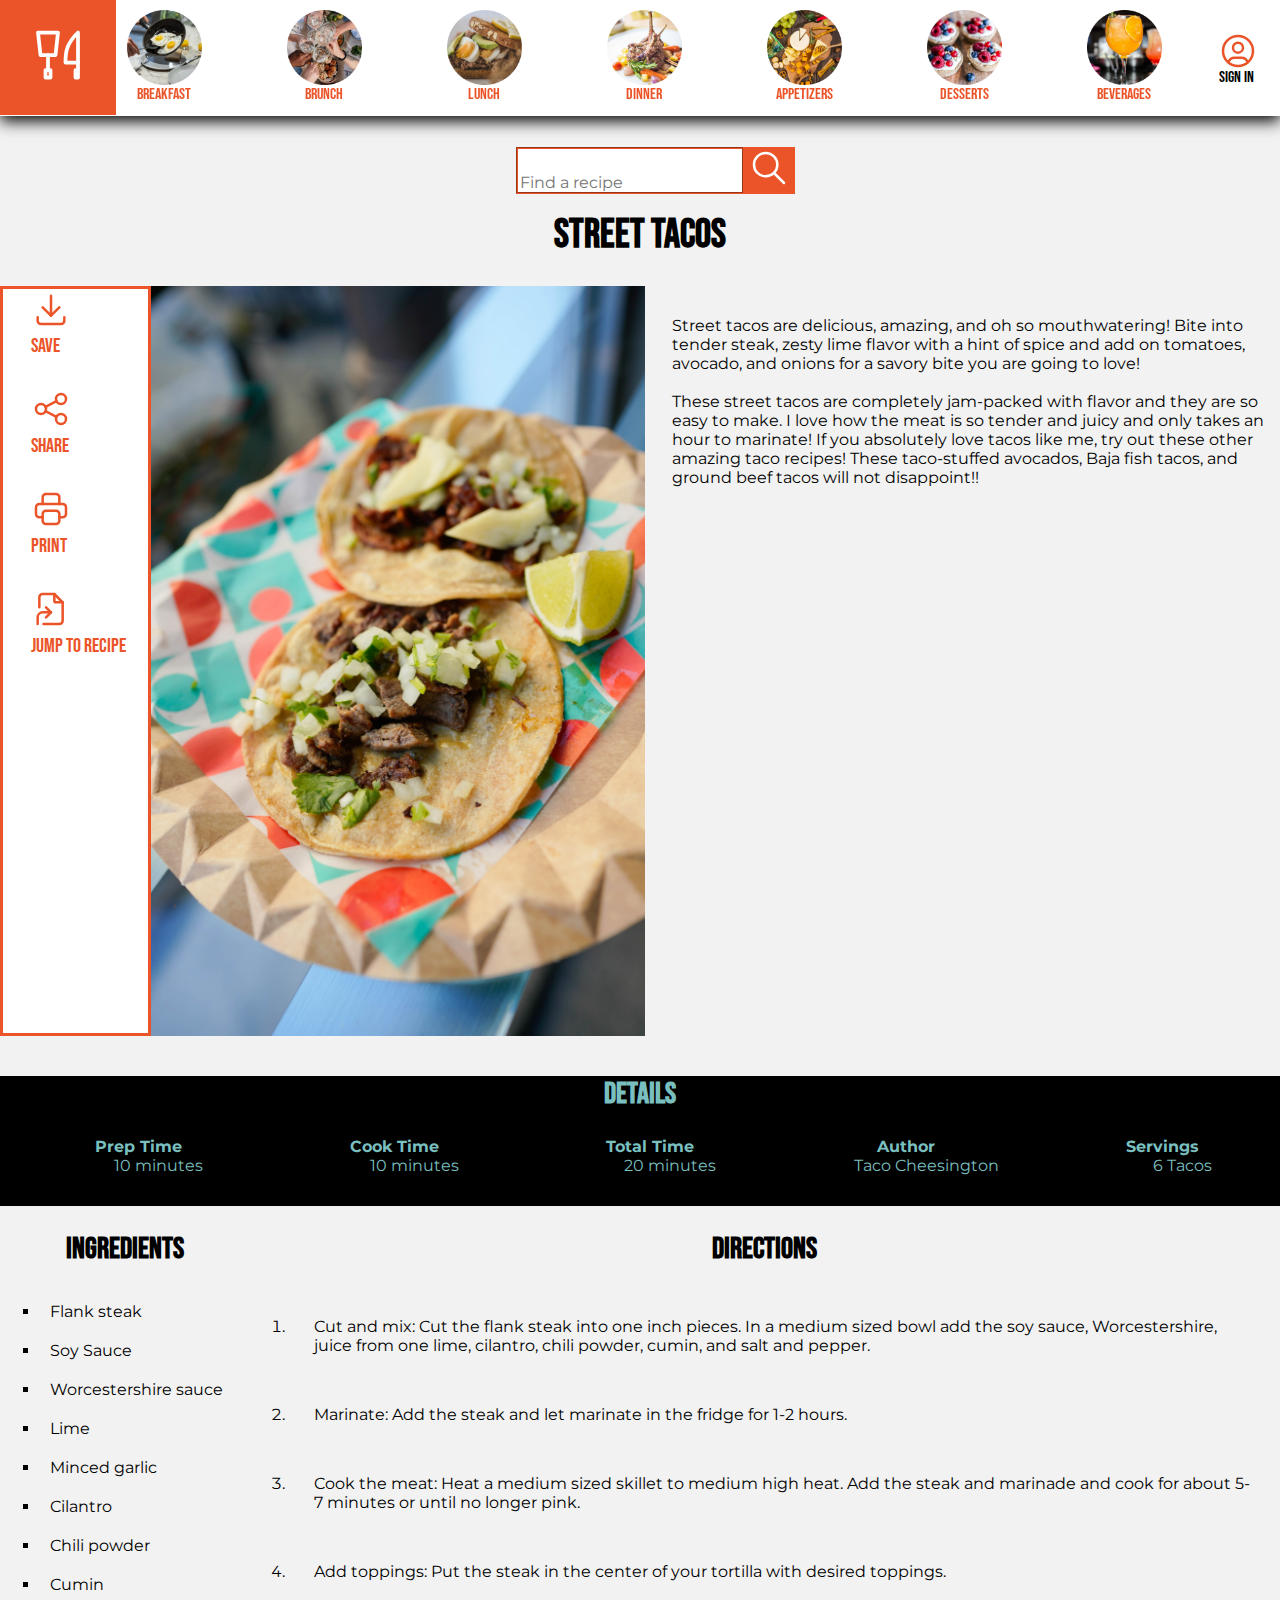
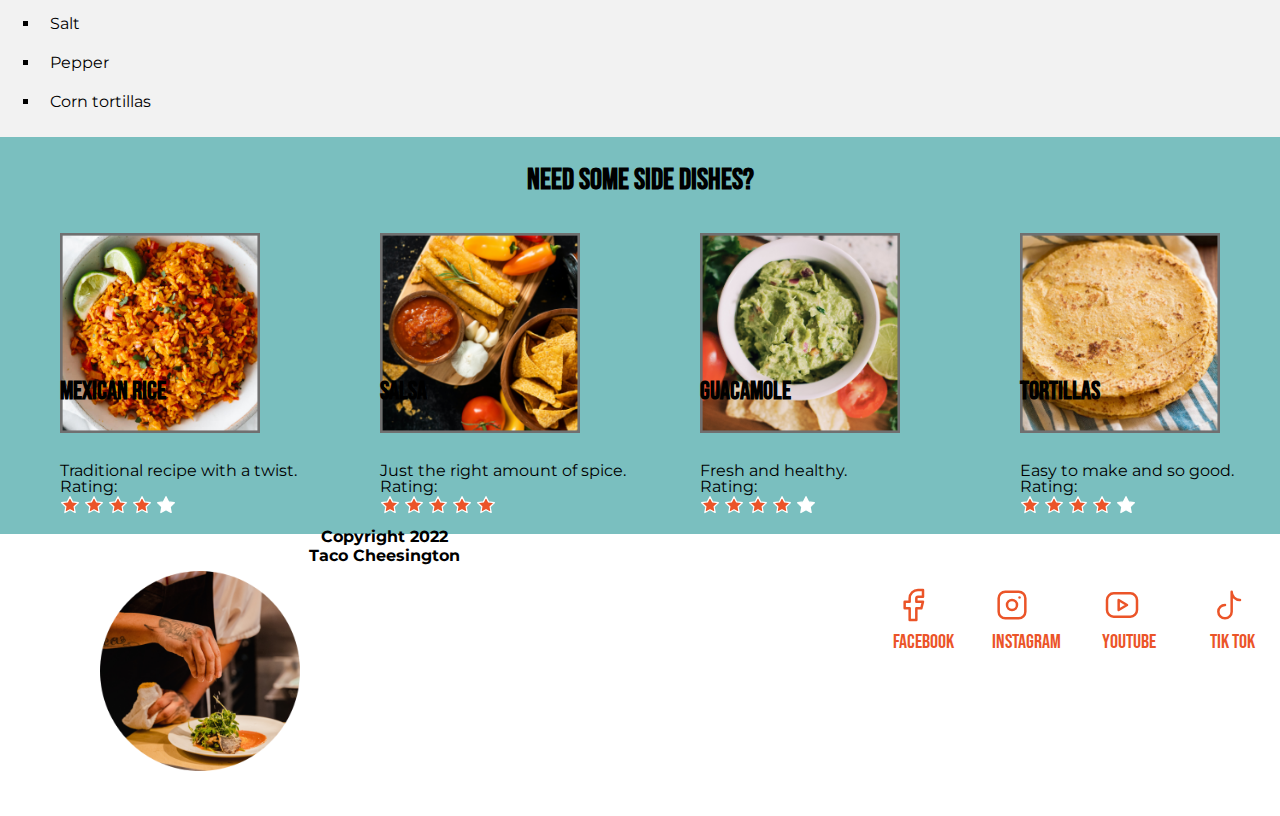
<file: index.html>
<!DOCTYPE html>
<html lang="en">
<head>
    <meta charset="UTF-8">
    <meta name="viewport" content="width=device-width, initial-scale=1.0">
    <meta http-equiv="X-UA-Compatible" content="ie=edge">
    <link href="style.css" rel="stylesheet">
    <title>Good Eats- Street Tacos</title>
</head>
<body>
    <header>
        <h1>Street Tacos</h1>
        <menu>
            <li>
                <figure>
                    <svg xmlns="http://www.w3.org/2000/svg" class="icon icon-tabler icon-tabler-download" width="40" height="40" viewBox="0 0 24 24" stroke-width="1.5" stroke="#EB5428" fill="none" stroke-linecap="round" stroke-linejoin="round">
                        <path stroke="none" d="M0 0h24v24H0z" fill="none"/>
                        <path d="M4 17v2a2 2 0 0 0 2 2h12a2 2 0 0 0 2 -2v-2" />
                        <polyline points="7 11 12 16 17 11" />
                        <line x1="12" y1="4" x2="12" y2="16" />
                    </svg>
                    <figcaption><a href="#save"> Save</a></figcaption>
                </figure>
            </li>
            <li>
                <figure>
                    <svg xmlns="http://www.w3.org/2000/svg" class="icon icon-tabler icon-tabler-share" width="40" height="40" viewBox="0 0 24 24" stroke-width="1.5" stroke="#EB5428" fill="none" stroke-linecap="round" stroke-linejoin="round">
                        <path stroke="none" d="M0 0h24v24H0z" fill="none"/>
                        <circle cx="6" cy="12" r="3" />
                        <circle cx="18" cy="6" r="3" />
                        <circle cx="18" cy="18" r="3" />
                        <line x1="8.7" y1="10.7" x2="15.3" y2="7.3" />
                        <line x1="8.7" y1="13.3" x2="15.3" y2="16.7" />
                    </svg>
                    <figcaption><a href="#share">Share</a></figcaption> 
                </figure>
            </li>
            <li>
                <figure>
                    <svg xmlns="http://www.w3.org/2000/svg" class="icon icon-tabler icon-tabler-printer" width="40" height="40" viewBox="0 0 24 24" stroke-width="1.5" stroke="#EB5428" fill="none" stroke-linecap="round" stroke-linejoin="round">
                        <path stroke="none" d="M0 0h24v24H0z" fill="none"/>
                        <path d="M17 17h2a2 2 0 0 0 2 -2v-4a2 2 0 0 0 -2 -2h-14a2 2 0 0 0 -2 2v4a2 2 0 0 0 2 2h2" />
                        <path d="M17 9v-4a2 2 0 0 0 -2 -2h-6a2 2 0 0 0 -2 2v4" />
                        <rect x="7" y="13" width="10" height="8" rx="2" />
                    </svg>
                    <figcaption><a href="#print">Print</a></figcaption>
                </figure>
            </li>
            <li>
                <figure>
                    <svg xmlns="http://www.w3.org/2000/svg" class="icon icon-tabler icon-tabler-file-symlink" width="40" height="40" viewBox="0 0 24 24" stroke-width="1.5" stroke="#EB5428" fill="none" stroke-linecap="round" stroke-linejoin="round">
                        <path stroke="none" d="M0 0h24v24H0z" fill="none"/>
                        <path d="M4 21v-4a3 3 0 0 1 3 -3h5" />
                        <path d="M9 17l3 -3l-3 -3" />
                        <path d="M14 3v4a1 1 0 0 0 1 1h4" />
                        <path d="M5 11v-6a2 2 0 0 1 2 -2h7l5 5v11a2 2 0 0 1 -2 2h-9.5" />
                    </svg>
                    <figcaption><a href="#jump">Jump&nbsp;to&nbsp;Recipe</a></figcaption>
                </figure>
            </li>   
        </menu>
        <img src="images/street-tacos.png" alt="two street tacos on a small serving dish with a slice of lime next to them.">
    </header>
    <main>
        <p>Street tacos are delicious, amazing, and oh so mouthwatering! Bite into tender steak, zesty lime flavor with a hint of spice and add on tomatoes, avocado, and onions for a savory bite you are going to love!<br><br>
        These street tacos are completely jam-packed with flavor and they are so easy to make. I love how the meat is so tender and juicy and only takes an hour to marinate! If you absolutely love tacos like me, try out these other amazing taco recipes! These taco-stuffed avocados, Baja fish tacos, and ground beef tacos will not disappoint!!</p>
        <div id="deetsLarge">
        <h2>Details</h2>
            <dl>
                <div>
                    <dt>Prep Time</dt> 
                    <dd>10 minutes</dd>
                </div>
                <div>
                    <dt>Cook Time</dt> 
                    <dd>10 minutes</dd>
                </div>
                <div>
                    <dt>Total Time</dt>
                    <dd>20 minutes</dd>
                </div>  
                <div>  
                    <dt>Author</dt>
                    <dd>Taco Cheesington</dd>
                </div>    
                <div>
                    <dt>Servings</dt>
                    <dd>6 Tacos</dd>
                </div>
            </dl>
        </div>
        <div id="sideByside">
            <div class="ingredients">
                <h2>Ingredients</h2>
                <ul >
                    <li>Flank steak</li>
                    <li>Soy Sauce</li>
                    <li>Worcestershire sauce</li>
                    <li>Lime</li>
                    <li>Minced garlic</li>
                    <li>Cilantro</li>
                    <li>Chili powder</li>
                    <li>Cumin</li>
                    <li>Salt</li>
                    <li>Pepper</li>
                    <li>Corn tortillas</li>
                </ul>
            </div>
            <div class="directions">
                <h2>Directions</h2>
                <ol >
                    <li>Cut and mix: Cut the flank steak into one inch pieces. In a medium sized bowl add the soy sauce, Worcestershire, juice from one lime, cilantro, chili powder, cumin, and salt and pepper.</li>
                    <li>Marinate: Add the steak and let marinate in the fridge for 1-2 hours.</li>
                    <li>Cook the meat: Heat a medium sized skillet to medium high heat. Add the steak and marinade and cook for about 5-7 minutes or until no longer pink.</li>
                    <li>Add toppings: Put the steak in the center of your tortilla with desired toppings.</li>
                </ol>
            </div>
        </div>
    </main>
    <aside>
        <h2>Need some side dishes?</h2>
        <div id="asideColumn">
            <section>
                <h3>Mexican Rice</h3>
                <img src="images/mexican-rice.png" alt="Mexican rice in a bowl with lime slices on the side.">
                <p>Traditional recipe with a twist.<br>Rating:<br>    
                    <svg xmlns="http://www.w3.org/2000/svg" class="icon icon-tabler icon-tabler-star" width="20" height="20" viewBox="0 0 24 24" stroke-width="1.5" stroke="#ffffff" fill="#EB5428" stroke-linecap="round" stroke-linejoin="round">
                    <path stroke="none" d="M0 0h24v24H0z" fill="none"/>
                    <path d="M12 17.75l-6.172 3.245l1.179 -6.873l-5 -4.867l6.9 -1l3.086 -6.253l3.086 6.253l6.9 1l-5 4.867l1.179 6.873z" />
                  </svg>    <svg xmlns="http://www.w3.org/2000/svg" class="icon icon-tabler icon-tabler-star" width="20" height="20" viewBox="0 0 24 24" stroke-width="1.5" stroke="#ffffff" fill="#EB5428" stroke-linecap="round" stroke-linejoin="round">
                    <path stroke="none" d="M0 0h24v24H0z" fill="none"/>
                    <path d="M12 17.75l-6.172 3.245l1.179 -6.873l-5 -4.867l6.9 -1l3.086 -6.253l3.086 6.253l6.9 1l-5 4.867l1.179 6.873z" />
                  </svg>    <svg xmlns="http://www.w3.org/2000/svg" class="icon icon-tabler icon-tabler-star" width="20" height="20" viewBox="0 0 24 24" stroke-width="1.5" stroke="#ffffff" fill="#EB5428" stroke-linecap="round" stroke-linejoin="round">
                    <path stroke="none" d="M0 0h24v24H0z" fill="none"/>
                    <path d="M12 17.75l-6.172 3.245l1.179 -6.873l-5 -4.867l6.9 -1l3.086 -6.253l3.086 6.253l6.9 1l-5 4.867l1.179 6.873z" />
                  </svg>    <svg xmlns="http://www.w3.org/2000/svg" class="icon icon-tabler icon-tabler-star" width="20" height="20" viewBox="0 0 24 24" stroke-width="1.5" stroke="#ffffff" fill="#EB5428" stroke-linecap="round" stroke-linejoin="round">
                    <path stroke="none" d="M0 0h24v24H0z" fill="none"/>
                    <path d="M12 17.75l-6.172 3.245l1.179 -6.873l-5 -4.867l6.9 -1l3.086 -6.253l3.086 6.253l6.9 1l-5 4.867l1.179 6.873z" />
                  </svg>    <svg xmlns="http://www.w3.org/2000/svg" class="icon icon-tabler icon-tabler-star" width="20" height="20" viewBox="0 0 24 24" stroke-width="1.5" stroke="#ffffff" fill="#ffffff" stroke-linecap="round" stroke-linejoin="round">
                    <path stroke="none" d="M0 0h24v24H0z" fill="none"/>
                    <path d="M12 17.75l-6.172 3.245l1.179 -6.873l-5 -4.867l6.9 -1l3.086 -6.253l3.086 6.253l6.9 1l-5 4.867l1.179 6.873z" />
                  </svg>
                </p>
            </section>
            <section>
                <h3>Salsa</h3>
                <img src="images/salsa.png" alt="A bowl of salsa on a table surrounded by other food to dip into the salsa.">
                <p>Just the right amount of spice. <br>Rating:<br><svg xmlns="http://www.w3.org/2000/svg" class="icon icon-tabler icon-tabler-star" width="20" height="20" viewBox="0 0 24 24" stroke-width="1.5" stroke="#ffffff" fill="#EB5428" stroke-linecap="round" stroke-linejoin="round">
                    <path stroke="none" d="M0 0h24v24H0z" fill="none"/>
                    <path d="M12 17.75l-6.172 3.245l1.179 -6.873l-5 -4.867l6.9 -1l3.086 -6.253l3.086 6.253l6.9 1l-5 4.867l1.179 6.873z" />
                  </svg>    <svg xmlns="http://www.w3.org/2000/svg" class="icon icon-tabler icon-tabler-star" width="20" height="20" viewBox="0 0 24 24" stroke-width="1.5" stroke="#ffffff" fill="#EB5428" stroke-linecap="round" stroke-linejoin="round">
                    <path stroke="none" d="M0 0h24v24H0z" fill="none"/>
                    <path d="M12 17.75l-6.172 3.245l1.179 -6.873l-5 -4.867l6.9 -1l3.086 -6.253l3.086 6.253l6.9 1l-5 4.867l1.179 6.873z" />
                  </svg>    <svg xmlns="http://www.w3.org/2000/svg" class="icon icon-tabler icon-tabler-star" width="20" height="20" viewBox="0 0 24 24" stroke-width="1.5" stroke="#ffffff" fill="#EB5428" stroke-linecap="round" stroke-linejoin="round">
                    <path stroke="none" d="M0 0h24v24H0z" fill="none"/>
                    <path d="M12 17.75l-6.172 3.245l1.179 -6.873l-5 -4.867l6.9 -1l3.086 -6.253l3.086 6.253l6.9 1l-5 4.867l1.179 6.873z" />
                  </svg>    <svg xmlns="http://www.w3.org/2000/svg" class="icon icon-tabler icon-tabler-star" width="20" height="20" viewBox="0 0 24 24" stroke-width="1.5" stroke="#ffffff" fill="#EB5428" stroke-linecap="round" stroke-linejoin="round">
                    <path stroke="none" d="M0 0h24v24H0z" fill="none"/>
                    <path d="M12 17.75l-6.172 3.245l1.179 -6.873l-5 -4.867l6.9 -1l3.086 -6.253l3.086 6.253l6.9 1l-5 4.867l1.179 6.873z" />
                  </svg>    <svg xmlns="http://www.w3.org/2000/svg" class="icon icon-tabler icon-tabler-star" width="20" height="20" viewBox="0 0 24 24" stroke-width="1.5" stroke="#ffffff" fill="#EB5428" stroke-linecap="round" stroke-linejoin="round">
                    <path stroke="none" d="M0 0h24v24H0z" fill="none"/>
                    <path d="M12 17.75l-6.172 3.245l1.179 -6.873l-5 -4.867l6.9 -1l3.086 -6.253l3.086 6.253l6.9 1l-5 4.867l1.179 6.873z" />
                  </svg></p>
            </section>
            <section>
                <h3>Guacamole</h3>
                <img src="images/guacamole.png" alt="A bowl of guacamole on a table.">
                <p>Fresh and healthy.<br>Rating:<br><svg xmlns="http://www.w3.org/2000/svg" class="icon icon-tabler icon-tabler-star" width="20" height="20" viewBox="0 0 24 24" stroke-width="1.5" stroke="#ffffff" fill="#EB5428" stroke-linecap="round" stroke-linejoin="round">
                    <path stroke="none" d="M0 0h24v24H0z" fill="none"/>
                    <path d="M12 17.75l-6.172 3.245l1.179 -6.873l-5 -4.867l6.9 -1l3.086 -6.253l3.086 6.253l6.9 1l-5 4.867l1.179 6.873z" />
                  </svg>    <svg xmlns="http://www.w3.org/2000/svg" class="icon icon-tabler icon-tabler-star" width="20" height="20" viewBox="0 0 24 24" stroke-width="1.5" stroke="#ffffff" fill="#EB5428" stroke-linecap="round" stroke-linejoin="round">
                    <path stroke="none" d="M0 0h24v24H0z" fill="none"/>
                    <path d="M12 17.75l-6.172 3.245l1.179 -6.873l-5 -4.867l6.9 -1l3.086 -6.253l3.086 6.253l6.9 1l-5 4.867l1.179 6.873z" />
                  </svg>    <svg xmlns="http://www.w3.org/2000/svg" class="icon icon-tabler icon-tabler-star" width="20" height="20" viewBox="0 0 24 24" stroke-width="1.5" stroke="#ffffff" fill="#EB5428" stroke-linecap="round" stroke-linejoin="round">
                    <path stroke="none" d="M0 0h24v24H0z" fill="none"/>
                    <path d="M12 17.75l-6.172 3.245l1.179 -6.873l-5 -4.867l6.9 -1l3.086 -6.253l3.086 6.253l6.9 1l-5 4.867l1.179 6.873z" />
                  </svg>    <svg xmlns="http://www.w3.org/2000/svg" class="icon icon-tabler icon-tabler-star" width="20" height="20" viewBox="0 0 24 24" stroke-width="1.5" stroke="#ffffff" fill="#EB5428" stroke-linecap="round" stroke-linejoin="round">
                    <path stroke="none" d="M0 0h24v24H0z" fill="none"/>
                    <path d="M12 17.75l-6.172 3.245l1.179 -6.873l-5 -4.867l6.9 -1l3.086 -6.253l3.086 6.253l6.9 1l-5 4.867l1.179 6.873z" />
                  </svg>    <svg xmlns="http://www.w3.org/2000/svg" class="icon icon-tabler icon-tabler-star" width="20" height="20" viewBox="0 0 24 24" stroke-width="1.5" stroke="#ffffff" fill="#ffffff" stroke-linecap="round" stroke-linejoin="round">
                    <path stroke="none" d="M0 0h24v24H0z" fill="none"/>
                    <path d="M12 17.75l-6.172 3.245l1.179 -6.873l-5 -4.867l6.9 -1l3.086 -6.253l3.086 6.253l6.9 1l-5 4.867l1.179 6.873z" />
                  </svg>
                </p>
            </section>
            <section>
                <h3>Tortillas</h3>
                <img src="images/tortillas.png" alt="Fresh made tortillas sitting on a table.">
                <p>Easy to make and so good.<br>Rating:<br><svg xmlns="http://www.w3.org/2000/svg" class="icon icon-tabler icon-tabler-star" width="20" height="20" viewBox="0 0 24 24" stroke-width="1.5" stroke="#ffffff" fill="#EB5428" stroke-linecap="round" stroke-linejoin="round">
                    <path stroke="none" d="M0 0h24v24H0z" fill="none"/>
                    <path d="M12 17.75l-6.172 3.245l1.179 -6.873l-5 -4.867l6.9 -1l3.086 -6.253l3.086 6.253l6.9 1l-5 4.867l1.179 6.873z" />
                  </svg>    <svg xmlns="http://www.w3.org/2000/svg" class="icon icon-tabler icon-tabler-star" width="20" height="20" viewBox="0 0 24 24" stroke-width="1.5" stroke="#ffffff" fill="#EB5428" stroke-linecap="round" stroke-linejoin="round">
                    <path stroke="none" d="M0 0h24v24H0z" fill="none"/>
                    <path d="M12 17.75l-6.172 3.245l1.179 -6.873l-5 -4.867l6.9 -1l3.086 -6.253l3.086 6.253l6.9 1l-5 4.867l1.179 6.873z" />
                  </svg>    <svg xmlns="http://www.w3.org/2000/svg" class="icon icon-tabler icon-tabler-star" width="20" height="20" viewBox="0 0 24 24" stroke-width="1.5" stroke="#ffffff" fill="#EB5428" stroke-linecap="round" stroke-linejoin="round">
                    <path stroke="none" d="M0 0h24v24H0z" fill="none"/>
                    <path d="M12 17.75l-6.172 3.245l1.179 -6.873l-5 -4.867l6.9 -1l3.086 -6.253l3.086 6.253l6.9 1l-5 4.867l1.179 6.873z" />
                  </svg>    <svg xmlns="http://www.w3.org/2000/svg" class="icon icon-tabler icon-tabler-star" width="20" height="20" viewBox="0 0 24 24" stroke-width="1.5" stroke="#ffffff" fill="#EB5428" stroke-linecap="round" stroke-linejoin="round">
                    <path stroke="none" d="M0 0h24v24H0z" fill="none"/>
                    <path d="M12 17.75l-6.172 3.245l1.179 -6.873l-5 -4.867l6.9 -1l3.086 -6.253l3.086 6.253l6.9 1l-5 4.867l1.179 6.873z" />
                  </svg>    <svg xmlns="http://www.w3.org/2000/svg" class="icon icon-tabler icon-tabler-star" width="20" height="20" viewBox="0 0 24 24" stroke-width="1.5" stroke="#ffffff" fill="#ffffff" stroke-linecap="round" stroke-linejoin="round">
                    <path stroke="none" d="M0 0h24v24H0z" fill="none"/>
                    <path d="M12 17.75l-6.172 3.245l1.179 -6.873l-5 -4.867l6.9 -1l3.086 -6.253l3.086 6.253l6.9 1l-5 4.867l1.179 6.873z" />
                  </svg>
                </p>
            </section>
        </div>
    </aside>
    <div id="fixed">
        <nav>
            <h2>Main Navigation</h2>
            <input type="checkbox" id="dropdown">
            <label for="dropdown"><span>
            <svg xmlns="http://www.w3.org/2000/svg" width="40" height="40" style="enable-background:new 0 0 40 40" xml:space="preserve">
                <path d="M36 17.6c.1 1.8.1 3.6.1 5.4.1 2.7 0 5.5-.9 8-.5 1.4-1.3 2.6-2.4 3.6-3.3 2.7-6 2.4-12.6 2.4-4.6 0-9.2.2-12.2-1.9-2.5-1.8-3.6-4.2-3.8-7.1-.2-3.6.1-7.2.1-10.8 0-2.6.6-5.1 1.9-7.4 2.5-4.5 7.3-7.5 12.4-8 .4-.1.9-.1 1.4-.1 5.2 0 10.1 2.6 13 6.8 1 1.5 1.8 3.1 2.3 4.9.4 1.3.6 2.7.7 4.2z" style="fill:none;stroke:#eb5428;stroke-width:2;stroke-miterlimit:10"/>
                <path d="M36.1 22.6c0 .5-.1 1-.5 1.4-.5.7-1.4 1.2-2.6 1.3-2.8.2-5.8.1-8.6.1h-12c-1.3 0-2.6 0-3.8-.1-1.1 0-2.4 0-3.3-.6-.8-.6-1.2-1.4-1.2-2.2 0-.9.3-1.8 1.5-2.3.9-.4 2-.5 3.1-.5 1.4 0 2.8-.1 4.3-.1h14.5c1.2 0 2.3 0 3.5.1 1.7.1 3.3-.1 4.4 1 .3.6.7 1.3.7 1.9z" style="fill:none;stroke:#fff;stroke-width:2.0832;stroke-miterlimit:10"/>
                <path d="M38.5 22.6c0 .9-.2 1.7-.5 2.5-.6 1.3-1.7 2.1-3 2.2-3.3.3-6.7.2-9.9.2H11.2c-1.5 0-3-.1-4.4-.1-1.3-.1-2.8 0-3.8-1-.9-1-1.3-2.5-1.3-3.8 0-1.6.3-3.1 1.7-4 1-.7 2.3-.8 3.5-.8 1.6-.1 3.3-.1 4.9-.1H28.5c1.3 0 2.7 0 4 .1 2 .1 3.8-.1 5.1 1.7.5.9.9 2 .9 3.1z" style="fill:none;stroke:#eb5428;stroke-width:2.9408;stroke-miterlimit:10"/>
            </svg>
            </span></label>
            <ul>
                <li>
                    <figure>
                        <a href="#home"> <svg xmlns="http://www.w3.org/2000/svg" class="icon icon-tabler icon-tabler-tools-kitchen" width="60" height="60" viewBox="0 0 24 24" stroke-width="1.5" stroke="#ffffff" fill="none" stroke-linecap="round" stroke-linejoin="round">
                            <path stroke="none" d="M0 0h24v24H0z" fill="none"/>
                            <path d="M4 3h8l-1 9h-6z" />
                            <path d="M7 18h2v3h-2z" />
                            <path d="M20 3v12h-5c-.023 -3.681 .184 -7.406 5 -12z" />
                            <path d="M20 15v6h-1v-3" />
                            <line x1="8" y1="12" x2="8" y2="18" />
                        </svg></a>
                        <figcaption></figcaption>
                    </figure>
                </li>   
                <li><a href="#"><img src="images/breakfast.png" alt="Eggs being fried in a pan.">Breakfast </a></li>
                <li><a href="#"><img src="images/brunch.png" alt="Many people cheersing over a table filled with food.">Brunch </a></li>
                <li><a href="#"><img src="images/lunch.png" alt="A sandwich made with meat, hard boiled egs and avocado on wheat sandwich bread.">Lunch </a></li>
                <li><a href="#"><img src="images/dinner.png" alt="">Dinner </a></li>
                <li><a href="#"><img src="images/appetizers.png" alt="A whole bunch of food sitting on a table.">Appetizers </a></li>
                <li><a href="#"><img src="images/desserts.png" alt="Frosing cookies topped bith berries.">Desserts </a></li>
                <li><a href="#"><img src="images/beverages.png" alt="An orange beverage being served in a wine glass.">Beverages </a></li>
                <li>
                    <figure>
                        <a href="#signIn"><svg xmlns="http://www.w3.org/2000/svg" class="icon icon-tabler icon-tabler-user-circle" width="40" height="40" viewBox="0 0 24 24" stroke-width="1.5" stroke="#EB5428" fill="none" stroke-linecap="round" stroke-linejoin="round">
                            <path stroke="none" d="M0 0h24v24H0z" fill="none"/>
                            <circle cx="12" cy="12" r="9" />
                            <circle cx="12" cy="10" r="3" />
                            <path d="M6.168 18.849a4 4 0 0 1 3.832 -2.849h4a4 4 0 0 1 3.834 2.855" />
                        </svg></a>
                        <figcaption><a href="#signIn2">Sign&nbsp;In</a></figcaption>
                    </figure>
                </li>   
            </ul>
        </nav>  
    </div>    
    <div id="search">
        <input
            type="search"
            id="mySearch"
            name="q"
            placeholder="Find a recipe"/>
        <button><svg xmlns="http://www.w3.org/2000/svg" class="icon icon-tabler icon-tabler-search" width="40" height="40" viewBox="0 0 24 24" stroke-width="1.5" stroke="#fff" fill="none" stroke-linecap="round" stroke-linejoin="round">
            <path stroke="none" d="M0 0h24v24H0z" fill="none"/>
            <circle cx="10" cy="10" r="7" />
            <line x1="21" y1="21" x2="15" y2="15" />
        </svg></button>
    </div>
    <footer>
        <h2>Connect</h2>
        <h3>Social Media Links</h3>
        <menu id="social">
            <li>
                <figure>
                    <svg xmlns="http://www.w3.org/2000/svg" class="icon icon-tabler icon-tabler-brand-facebook" width="40" height="40" viewBox="0 0 24 24" stroke-width="1.5" stroke="#EB5428" fill="none" stroke-linecap="round" stroke-linejoin="round">
                        <path stroke="none" d="M0 0h24v24H0z" fill="none"/>
                        <path d="M7 10v4h3v7h4v-7h3l1 -4h-4v-2a1 1 0 0 1 1 -1h3v-4h-3a5 5 0 0 0 -5 5v2h-3" />
                    </svg>
                    <figcaption><a href="https://www.facebook.com">Facebook</a></figcaption>
                </figure>
            </li>
            <li>
                <figure>
                    <svg xmlns="http://www.w3.org/2000/svg" class="icon icon-tabler icon-tabler-brand-instagram" width="40" height="40" viewBox="0 0 24 24" stroke-width="1.5" stroke="#EB5428" fill="none" stroke-linecap="round" stroke-linejoin="round">
                        <path stroke="none" d="M0 0h24v24H0z" fill="none"/>
                        <rect x="4" y="4" width="16" height="16" rx="4" />
                        <circle cx="12" cy="12" r="3" />
                        <line x1="16.5" y1="7.5" x2="16.5" y2="7.501" />
                    </svg>
                    <figcaption><a href="https://www.instagram.com">Instagram</a></figcaption>
                </figure>
            </li>
            <li>
                <figure>
                    <svg xmlns="http://www.w3.org/2000/svg" class="icon icon-tabler icon-tabler-brand-youtube" width="40" height="40" viewBox="0 0 24 24" stroke-width="1.5" stroke="#EB5428" fill="none" stroke-linecap="round" stroke-linejoin="round">
                        <path stroke="none" d="M0 0h24v24H0z" fill="none"/>
                        <rect x="3" y="5" width="18" height="14" rx="4" />
                        <path d="M10 9l5 3l-5 3z" />
                    </svg>
                    <figcaption><a href="https://www.youtube.com">YouTube</a></figcaption>
                </figure>
            </li>
            <li>
                <figure>
                    <svg xmlns="http://www.w3.org/2000/svg" class="icon icon-tabler icon-tabler-brand-tiktok" width="40" height="40" viewBox="0 0 24 24" stroke-width="1.5" stroke="#EB5428" fill="none" stroke-linecap="round" stroke-linejoin="round">
                        <path stroke="none" d="M0 0h24v24H0z" fill="none"/>
                        <path d="M9 12a4 4 0 1 0 4 4v-12a5 5 0 0 0 5 5" />
                    </svg>
                    <figcaption><a href="https://www.tiktok.com">Tik Tok</a></figcaption>
                </figure>
            </li>
        </menu>
        <h2>Good Eats</h2>
        <p>Copyright 2022<br>
        Taco Cheesington</p>
        <img src="images/taco-cheesington.png" alt="A chefs hands preparing a meal.">
    </footer>
</body>
</html>
</file>
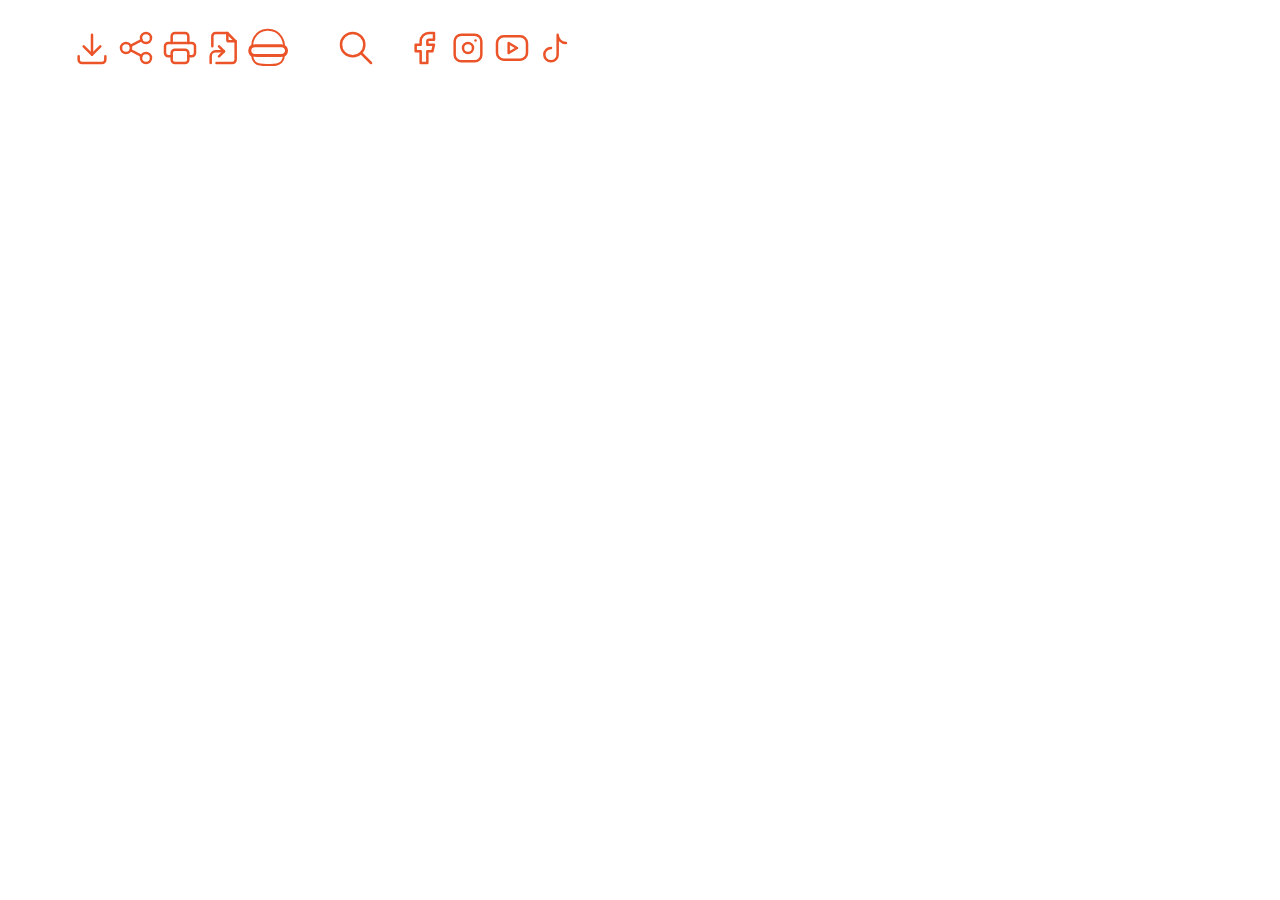
<file: svgs.html>
<!DOCTYPE html>
<html lang="en">
<head>
    <meta charset="UTF-8">
    <meta http-equiv="X-UA-Compatible" content="IE=edge">
    <meta name="viewport" content="width=device-width, initial-scale=1.0">
    <title>SVGs</title>
</head>
<body>
    <!--logo-->
    <svg xmlns="http://www.w3.org/2000/svg" class="icon icon-tabler icon-tabler-tools-kitchen" width="60" height="60" viewBox="0 0 24 24" stroke-width="1.5" stroke="#ffffff" fill="none" stroke-linecap="round" stroke-linejoin="round">
        <path stroke="none" d="M0 0h24v24H0z" fill="none"/>
        <path d="M4 3h8l-1 9h-6z" />
        <path d="M7 18h2v3h-2z" />
        <path d="M20 3v12h-5c-.023 -3.681 .184 -7.406 5 -12z" />
        <path d="M20 15v6h-1v-3" />
        <line x1="8" y1="12" x2="8" y2="18" />
      </svg>
    <!--save-->
      <svg xmlns="http://www.w3.org/2000/svg" class="icon icon-tabler icon-tabler-download" width="40" height="40" viewBox="0 0 24 24" stroke-width="1.5" stroke="#EB5428" fill="none" stroke-linecap="round" stroke-linejoin="round">
        <path stroke="none" d="M0 0h24v24H0z" fill="none"/>
        <path d="M4 17v2a2 2 0 0 0 2 2h12a2 2 0 0 0 2 -2v-2" />
        <polyline points="7 11 12 16 17 11" />
        <line x1="12" y1="4" x2="12" y2="16" />
      </svg>
    <!--share-->
    <svg xmlns="http://www.w3.org/2000/svg" class="icon icon-tabler icon-tabler-share" width="40" height="40" viewBox="0 0 24 24" stroke-width="1.5" stroke="#EB5428" fill="none" stroke-linecap="round" stroke-linejoin="round">
        <path stroke="none" d="M0 0h24v24H0z" fill="none"/>
        <circle cx="6" cy="12" r="3" />
        <circle cx="18" cy="6" r="3" />
        <circle cx="18" cy="18" r="3" />
        <line x1="8.7" y1="10.7" x2="15.3" y2="7.3" />
        <line x1="8.7" y1="13.3" x2="15.3" y2="16.7" />
      </svg>
    <!--print-->
    <svg xmlns="http://www.w3.org/2000/svg" class="icon icon-tabler icon-tabler-printer" width="40" height="40" viewBox="0 0 24 24" stroke-width="1.5" stroke="#EB5428" fill="none" stroke-linecap="round" stroke-linejoin="round">
        <path stroke="none" d="M0 0h24v24H0z" fill="none"/>
        <path d="M17 17h2a2 2 0 0 0 2 -2v-4a2 2 0 0 0 -2 -2h-14a2 2 0 0 0 -2 2v4a2 2 0 0 0 2 2h2" />
        <path d="M17 9v-4a2 2 0 0 0 -2 -2h-6a2 2 0 0 0 -2 2v4" />
        <rect x="7" y="13" width="10" height="8" rx="2" />
      </svg>
    <!--jump-->
    <svg xmlns="http://www.w3.org/2000/svg" class="icon icon-tabler icon-tabler-file-symlink" width="40" height="40" viewBox="0 0 24 24" stroke-width="1.5" stroke="#EB5428" fill="none" stroke-linecap="round" stroke-linejoin="round">
        <path stroke="none" d="M0 0h24v24H0z" fill="none"/>
        <path d="M4 21v-4a3 3 0 0 1 3 -3h5" />
        <path d="M9 17l3 -3l-3 -3" />
        <path d="M14 3v4a1 1 0 0 0 1 1h4" />
        <path d="M5 11v-6a2 2 0 0 1 2 -2h7l5 5v11a2 2 0 0 1 -2 2h-9.5" />
      </svg>
    <!--hamburger-->
    <svg xmlns="http://www.w3.org/2000/svg" width="40" height="40" style="enable-background:new 0 0 40 40" xml:space="preserve">
        <path d="M36 17.6c.1 1.8.1 3.6.1 5.4.1 2.7 0 5.5-.9 8-.5 1.4-1.3 2.6-2.4 3.6-3.3 2.7-6 2.4-12.6 2.4-4.6 0-9.2.2-12.2-1.9-2.5-1.8-3.6-4.2-3.8-7.1-.2-3.6.1-7.2.1-10.8 0-2.6.6-5.1 1.9-7.4 2.5-4.5 7.3-7.5 12.4-8 .4-.1.9-.1 1.4-.1 5.2 0 10.1 2.6 13 6.8 1 1.5 1.8 3.1 2.3 4.9.4 1.3.6 2.7.7 4.2z" style="fill:none;stroke:#eb5428;stroke-width:2;stroke-miterlimit:10"/>
        <path d="M36.1 22.6c0 .5-.1 1-.5 1.4-.5.7-1.4 1.2-2.6 1.3-2.8.2-5.8.1-8.6.1h-12c-1.3 0-2.6 0-3.8-.1-1.1 0-2.4 0-3.3-.6-.8-.6-1.2-1.4-1.2-2.2 0-.9.3-1.8 1.5-2.3.9-.4 2-.5 3.1-.5 1.4 0 2.8-.1 4.3-.1h14.5c1.2 0 2.3 0 3.5.1 1.7.1 3.3-.1 4.4 1 .3.6.7 1.3.7 1.9z" style="fill:none;stroke:#fff;stroke-width:2.0832;stroke-miterlimit:10"/>
        <path d="M38.5 22.6c0 .9-.2 1.7-.5 2.5-.6 1.3-1.7 2.1-3 2.2-3.3.3-6.7.2-9.9.2H11.2c-1.5 0-3-.1-4.4-.1-1.3-.1-2.8 0-3.8-1-.9-1-1.3-2.5-1.3-3.8 0-1.6.3-3.1 1.7-4 1-.7 2.3-.8 3.5-.8 1.6-.1 3.3-.1 4.9-.1H28.5c1.3 0 2.7 0 4 .1 2 .1 3.8-.1 5.1 1.7.5.9.9 2 .9 3.1z" style="fill:none;stroke:#eb5428;stroke-width:2.9408;stroke-miterlimit:10"/>
      </svg>
    <!--avatar-->
    <svg xmlns="http://www.w3.org/2000/svg" class="icon icon-tabler icon-tabler-user-circle" width="40" height="40" viewBox="0 0 24 24" stroke-width="1.5" stroke="#ffffff" fill="none" stroke-linecap="round" stroke-linejoin="round">
        <path stroke="none" d="M0 0h24v24H0z" fill="none"/>
        <circle cx="12" cy="12" r="9" />
        <circle cx="12" cy="10" r="3" />
        <path d="M6.168 18.849a4 4 0 0 1 3.832 -2.849h4a4 4 0 0 1 3.834 2.855" />
      </svg>
    <!--search-->
    <svg xmlns="http://www.w3.org/2000/svg" class="icon icon-tabler icon-tabler-search" width="40" height="40" viewBox="0 0 24 24" stroke-width="1.5" stroke="#EB5428" fill="none" stroke-linecap="round" stroke-linejoin="round">
        <path stroke="none" d="M0 0h24v24H0z" fill="none"/>
        <circle cx="10" cy="10" r="7" />
        <line x1="21" y1="21" x2="15" y2="15" />
    </svg>
    <!--star-->
    <svg xmlns="http://www.w3.org/2000/svg" class="icon icon-tabler icon-tabler-star" width="20" height="20" viewBox="0 0 24 24" stroke-width="1.5" stroke="#ffffff" fill="#ffffff" stroke-linecap="round" stroke-linejoin="round">
      <path stroke="none" d="M0 0h24v24H0z" fill="none"/>
      <path d="M12 17.75l-6.172 3.245l1.179 -6.873l-5 -4.867l6.9 -1l3.086 -6.253l3.086 6.253l6.9 1l-5 4.867l1.179 6.873z" />
    </svg>
    <!--facebook-->
    <svg xmlns="http://www.w3.org/2000/svg" class="icon icon-tabler icon-tabler-brand-facebook" width="40" height="40" viewBox="0 0 24 24" stroke-width="1.5" stroke="#EB5428" fill="none" stroke-linecap="round" stroke-linejoin="round">
        <path stroke="none" d="M0 0h24v24H0z" fill="none"/>
        <path d="M7 10v4h3v7h4v-7h3l1 -4h-4v-2a1 1 0 0 1 1 -1h3v-4h-3a5 5 0 0 0 -5 5v2h-3" />
    </svg>
    <!--instagram-->
    <svg xmlns="http://www.w3.org/2000/svg" class="icon icon-tabler icon-tabler-brand-instagram" width="40" height="40" viewBox="0 0 24 24" stroke-width="1.5" stroke="#EB5428" fill="none" stroke-linecap="round" stroke-linejoin="round">
        <path stroke="none" d="M0 0h24v24H0z" fill="none"/>
        <rect x="4" y="4" width="16" height="16" rx="4" />
        <circle cx="12" cy="12" r="3" />
        <line x1="16.5" y1="7.5" x2="16.5" y2="7.501" />
    </svg>
    <!--youtube-->
    <svg xmlns="http://www.w3.org/2000/svg" class="icon icon-tabler icon-tabler-brand-youtube" width="40" height="40" viewBox="0 0 24 24" stroke-width="1.5" stroke="#EB5428" fill="none" stroke-linecap="round" stroke-linejoin="round">
        <path stroke="none" d="M0 0h24v24H0z" fill="none"/>
        <rect x="3" y="5" width="18" height="14" rx="4" />
        <path d="M10 9l5 3l-5 3z" />
      </svg>
    <!--tiktok-->
    <svg xmlns="http://www.w3.org/2000/svg" class="icon icon-tabler icon-tabler-brand-tiktok" width="40" height="40" viewBox="0 0 24 24" stroke-width="1.5" stroke="#EB5428" fill="none" stroke-linecap="round" stroke-linejoin="round">
        <path stroke="none" d="M0 0h24v24H0z" fill="none"/>
        <path d="M9 12a4 4 0 1 0 4 4v-12a5 5 0 0 0 5 5" />
      </svg>
</body>
</html>
</file>
<file: style.css>
@import url('https://fonts.googleapis.com/css2?family=Bebas+Neue&family=Montserrat:wght@400;700&display=swap');
html {
    background-color: rgba(122, 191, 191, .5);
}

body{
    margin: 0 auto;;
    width:414px;
    display: grid;
    grid-template-columns: 414px;
}
header{
    background-color: #F2F2F2;
    position: relative;
    padding-top: 100px;
    z-index: -2;
}
header menu{
    width: 414px;
    display: grid;
    grid-template-columns: 103px 103px 103px 103px;
    list-style: none;
    position: relative;
    padding-left: 0px;
    justify-items: center;
}
header menu figure {
    margin: 0px;
    margin-left: -27px;
}
header menu figure figcaption a{
    color:#EB5428;
    font-size: 20px;
    text-decoration: none;
}
header menu li:hover{
    color:#fff;
}
header h1 {
    text-align: center;
}

header img{
    width: 414px;
    position: absolute;
    z-index: -1;
}


h1, h2, h3, nav a, nav span, figcaption, menu li, #social li, footer{
    font-family: 'Bebas Neue', cursive;
}
dl{
    padding-left: 10px;
}
p, dd, li, nav, input{
    font-family: 'Montserrat', sans-serif;
    font-size: 16px;
}
dt{
    font-family: 'Montserrat', sans-serif;
    font-weight: bold;
    font-size: 16px;
    display: inline-flex;
}
dd{
    display: inline-flex;
}
h1{
    font-size: 40px;
}
h2{
    font-size: 30px;
}
h3{
    font-size: 25px;
}
main{
    background-color: #F2F2F2;
    margin-top: 463px;
}
main h2{
    text-align: center;
}
main p{
    padding-left: 10px;
    padding-right: 10px;
}
footer{
    width: 414px;
    background-color: #fff;
}
footer h2, footer h3{
    visibility: hidden;
    font-size: 1px;
}
footer h3{
    text-align: center;
}
footer img{
    width: 200px;
    display: block;
    margin-left: 100px;
    padding-bottom: 45px;
}
footer menu{
    width: 414px;
    display: grid;
    grid-template-columns: 103px 103px 103px 103px;
    list-style: none;
    position: relative;
    padding-left: 0px;
    justify-items: center;
}
footer menu figure {
    margin: 0px;
    margin-left: 11px;
}
footer menu figure figcaption a{
    color:#EB5428;
    font-size: 20px;
    text-decoration: none;
}
footer menu figure figcaption a:hover{
    background-color: #EB5428;
    color:#fff;
    padding: 0px 5px;

}
footer p{
    font-weight: bold;
    position: absolute;
    bottom: -2259px;
    padding-left: 124px;
    text-align: center;
}
nav{
    width: 414px;
    height: 104px;
    position: absolute;
    top: -41px;
    box-shadow: 0px 5px 15px black;
}
nav h2 {
    visibility: hidden;
    height: 0px;
}
nav ul {
    width: 414px;
    text-align: center;
    margin-top:-24px;
    padding: 0;
    list-style: none;
    overflow: hidden;
    background-color: #fff;
    max-height: 0;
    transition: max-height .2s ease-out;
}
nav ul img{
    display: none;
}
nav ul li a {
    display: block;
    padding: 10px;
    text-decoration: none;
    color: #EB5428;
    z-index: 1;
}
nav ul li a:hover{
    background-color: #EB5428;
    color: #fff;
}
[href="#home"] {
    background-color: #EB5428;
    position: absolute;
    left: 90px;
    top: 41px;
    padding: 1px 80px;
}
[href="#signIn"] {
    background-color: #ffffff;
    position: absolute;
    left: 310px;
    top: 41px;
    padding: 11px 32px;
}
[href="#signIn"]:hover{
    background-color: #fff;
}
[href="#signIn2"] {
    background-color: #fff;
    color: #000;
    position: absolute;
    left: 310px;
    top: 88px;
    padding: 0px 32px;
}
[href="#signIn2"]:hover{
    background-color: #fff;
}
#fixed{
    position: fixed;
}
label {
    cursor: pointer;
    display: block;
    padding: 20px 23px;
    margin-top: -10px;
}
label svg{
    background-color: #fff;
    align-items: center;
    padding: 14px 25px;
    margin-top: -19px;
    margin-left: -23px;
}
#fixed input {
    display: none;
}
input:checked ~ ul {
    max-height: 630px;
}
.ingredients li{
    padding: 10px;
    list-style: square;
}

ol li{
    padding: 10px;
}

aside{
    background-color: #7ABFBF;
}
aside h2{
    text-align: center;
}
aside h3{
    text-align: center;
}
aside img{
    width: 100px;
    float: left;
}
aside p{
    line-height: 1em;
}
aside section:hover{
    background-color: #F7A311;
    cursor: pointer;
}
#asideColumn{
    width: 414px;
    display: grid;
    grid-template-columns:1fr;
}
#asideColumn img{
    float: left;
    margin-top: -66px;
    padding: 10px;
}
#search{
    position: absolute;
    top: 50px;
    padding: 28px 81px;
    z-index: -1;
}
#search button{
    background-color: #EB5428;
    border: #EB5428;
    margin-left: -5px;
    padding-bottom: 3px;
}
#search input{
    padding-top: 24px;
    border-style: groove;
    border-color: #EB5428;
}
[placeholder="Find a recipe"]{
    padding-bottom: 0px;
}
input[type="search"]::placeholder{
    font-size: 16px;
    margin-bottom: 100px;
}

@media screen and (min-width:768px){
    body{
        width:768px;
        display: grid;
        grid-template-columns: 768px;
    }
    nav{
        width: 768px;
        height: 206px;
        background-color: #fff;
    }
    nav ul {
        
        width: 768px;
        overflow: visible;
        position: absolute;
        top: 142px;
        left: -76px;
        display: grid;
        grid-template-columns: 1fr 1fr 1fr 1fr 1fr 1fr 1fr 1fr;
        justify-items: center;
    }
    nav ul img{
        width: 50px;
        display: grid;
        grid-template-columns: 1fr 1fr 1fr 1fr 1fr 1fr 1fr 1fr;
        align-items: center;
    }
    [href="#home"] {
        background-color: #EB5428;
        position:absolute;
        left: 76px;
        top: -77px;
        padding: 0px 0px;
    }
    [href="#signIn"] {
        position: absolute;
        left: 740px;
        top: -76px;
        padding: 12px 32px;
    }
    [href="#signIn2"] {

        color: #000;
        position: absolute;
        left: 741px;
        top: -27px;
        padding: 0px 32px;
    }
    label{
        display: none;
    }
    label svg{
        display: none;
    }
    #search{
        position: absolute;
        top: -16px;
        margin-left: 269px;
        padding: 28px 81px;
        z-index: 0;
        position: fixed;
    }
    header{
        background-color: #F2F2F2;
        position: relative;
        padding-top: 146px;
        z-index: -2;
    }
    header menu{
        width: 768px;
        display: grid;
        grid-template-columns: 1fr 1fr 1fr 1fr;
        list-style: none;
        position: relative;
        padding-left: 0px;
        justify-items: center;
    }
    header menu figure {
        margin: 0px;
        margin-left: -27px;
    }
    header menu figure figcaption a{
        color:#EB5428;
        font-size: 20px;
        text-decoration: none;
    }
    
    header h1 {
        text-align: center;
    }
    
    header img{
        width: 768px;
        position: absolute;
        z-index: -1;
    }
    main{
        background-color: #F2F2F2;
        margin-top: 1152px;
    }
    #sideByside{
        width: 768px;
        display: grid;
        grid-template-columns: 249px 1fr;
    }
    .directions ol li{
        padding: 25px;
    }
    dl{
        text-align: center;
    }
    footer{
        width: 768px;
        background-color: #fff;
        padding-top: 30px;
    }
    #asideColumn{
        display: grid;
        grid-template-columns: 384px 384px;
    }
    #social{
        float: right;
    }
    footer p{
        position: absolute;
        bottom: -2115px;
        padding-left: 124px;
        text-align: center;
    }
}
@media screen and (min-width:1280px){
    body{
        width: 1280px;
        display: grid;
        grid-template-columns: 1280px;
    }
    nav{
        width: 1280px;
        height: 157px;
        background-color: #fff;
    }
    nav ul {
        width: 1280px;
        overflow: visible;
        position: absolute;
        top: 55px;
        display: grid;
        grid-template-columns: 1fr 1fr 1fr 1fr 1fr 1fr 1fr 1fr;
        justify-items: center;
    }
    nav ul li{
        margin:10px;
    }
    nav ul img{
        width: 75px;
        display: grid;
        grid-template-columns: 1fr 1fr 1fr 1fr 1fr 1fr 1fr 1fr;
        align-items: center;
    }
    [href="#home"] {
        background-color: #EB5428;
        position:absolute;
        left: 76px;
        top: 10px;
        padding: 25px 28px;
    }
    [href="#signIn"] {
        position: absolute;
        left: 1279px;
        top: 26px;
        padding: 15px;
    }
    [href="#signIn2"] {

        color: #000;
        position: absolute;
        left: 1295px;
        top: 78px;
        padding: 0px 0px;
    }
    #search{
        position: absolute;
        top: 119px;
        margin-left: 435px;
        padding: 28px 81px;
        z-index: -1;
    }
    header{
        background-color: #F2F2F2;
        position: relative;
        padding-top: 184px;
        z-index: -2;
    }
    header menu{
        width: 90px;
        height: 744px;
        background-color: white;
        border-style: solid;
        border-color: #EB5428;
        display: grid;
        grid-template-columns: 150px;
        grid-template-rows: 100px 100px 100px 100px;
        list-style: none;
        position: relative;
        padding-left: 55px;
        justify-items: stretch;
        align-items: stretch;
    }
    header img{
        width: 500px;
        margin-left: 145px;
        margin-top: -766px;
    }
    main{
        background-color: #F2F2F2;
        margin-top: 0px;
    }
    main p {
        width: 600px;
        position: absolute;
        top: 300px;
        margin-left: 662px;
    }
    dl{
        width: 1280px;
        height: 100px;
        display: grid;
        grid-template-columns: 1fr 1fr 1fr 1fr 1fr;
        align-items: start;
    }
    dd{
        display: block;
    }
    #deetsLarge{
        width: 1280px;
        height: 130px;
        background-color: #000;
        color: #7ABFBF;
    }
    #sideByside{
        width: 1280px;
        display: grid;
        grid-template-columns: 249px 1fr;
    }
    .directions ol li{
        padding: 25px;
    }
    #asideColumn{
        display: grid;
        grid-template-columns: repeat(4, 320px);
    }
    #asideColumn img{
        float: none;
        width: 200px;
        margin-top: 0;
        padding-left: 60px;
    }
    aside h3{
        position: absolute;
        bottom: -1132px;
        margin-left: 60px;
    }
    aside p{
        margin-left: 60px;
    }
    footer{
        width: 1280px;
        background-color: #fff;
        padding-top: 30px;
    }
    footer p{
        position: absolute;
        bottom: -1281px;
        padding-left: 309px;
        text-align: center;
    }
}
</file>
